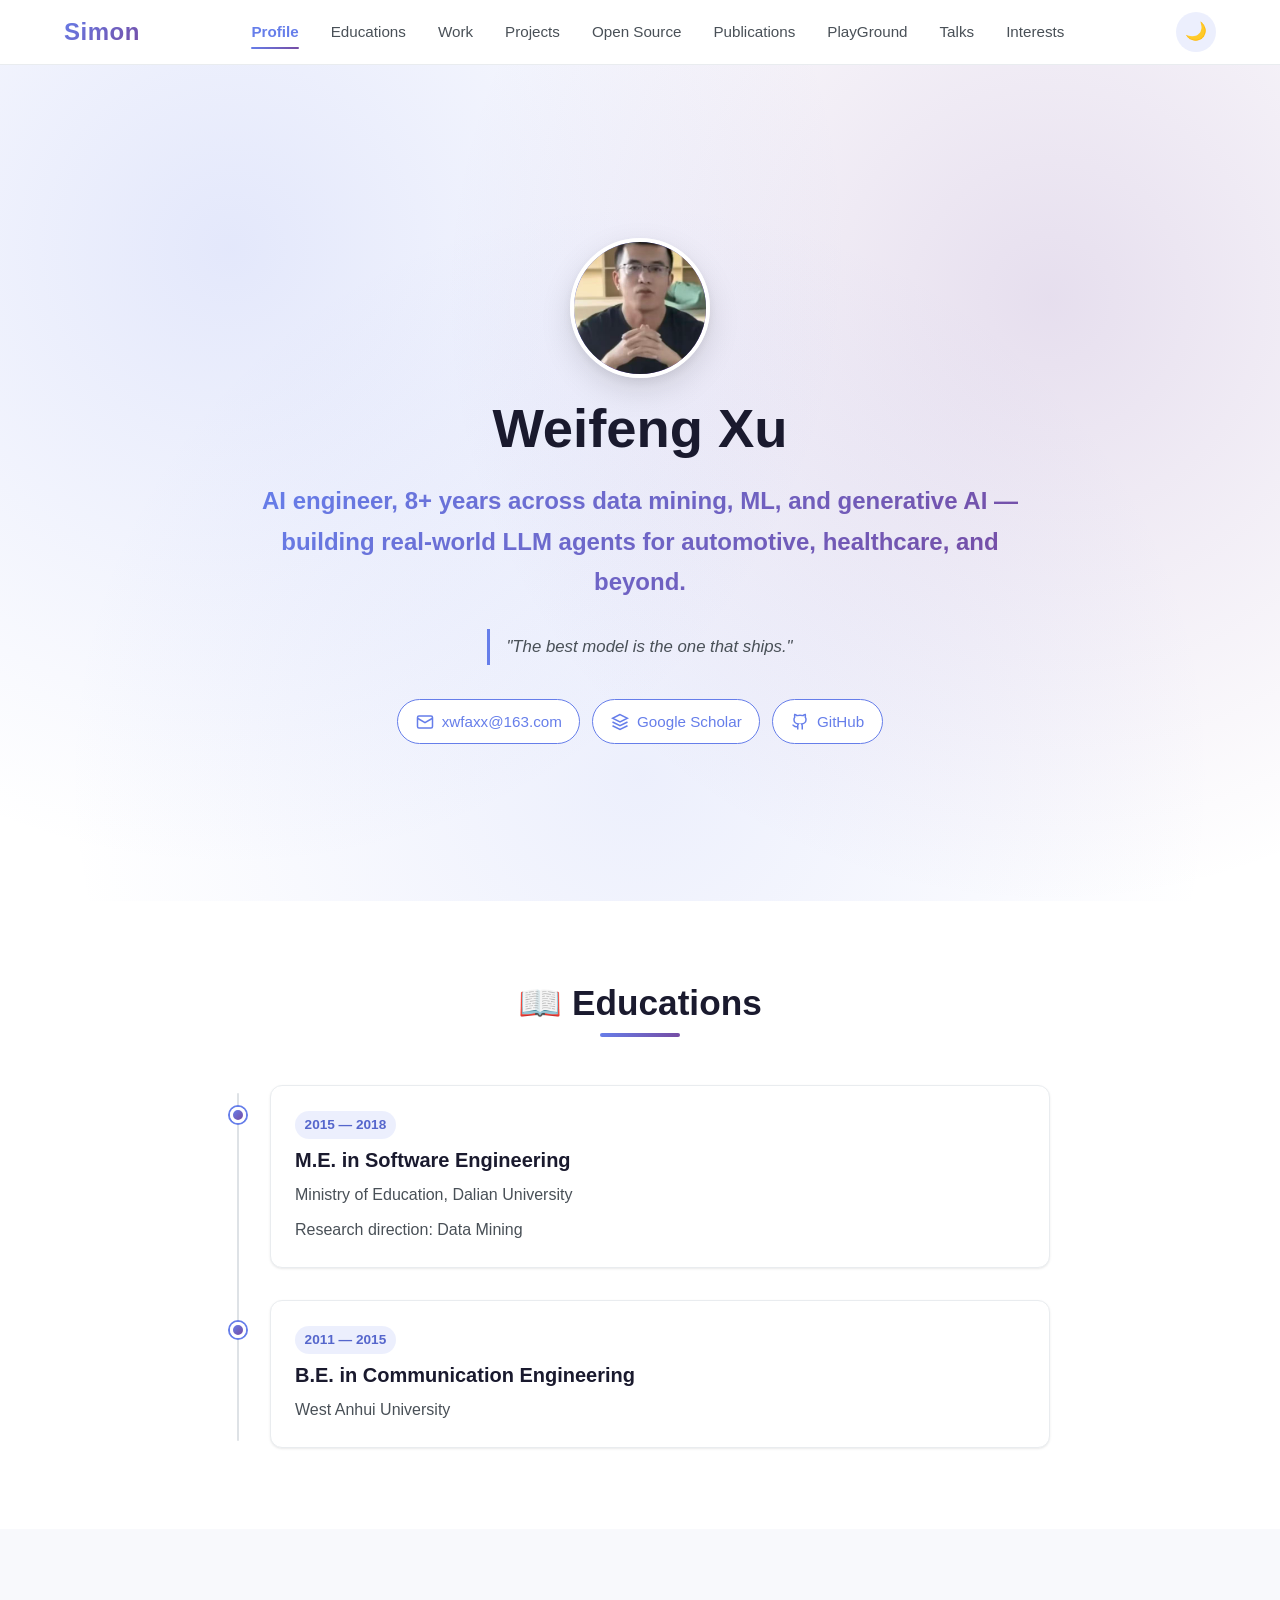
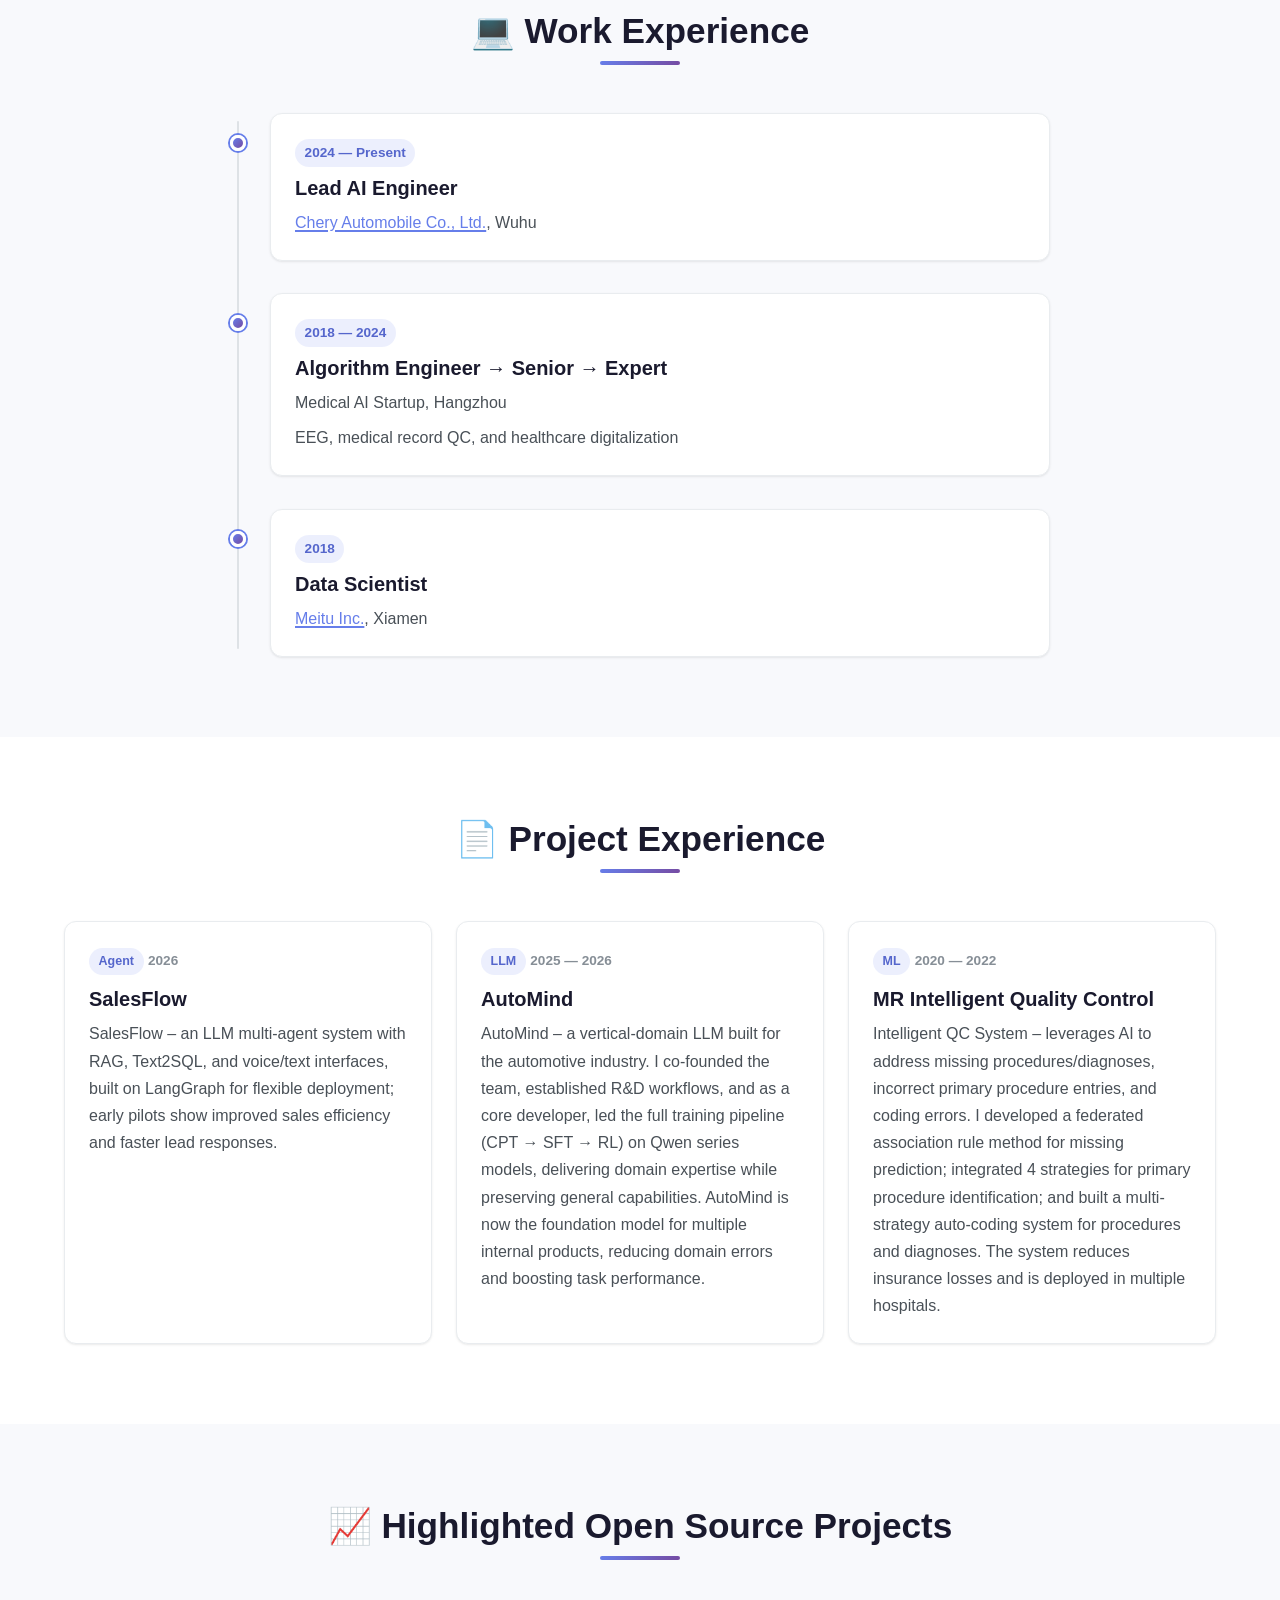
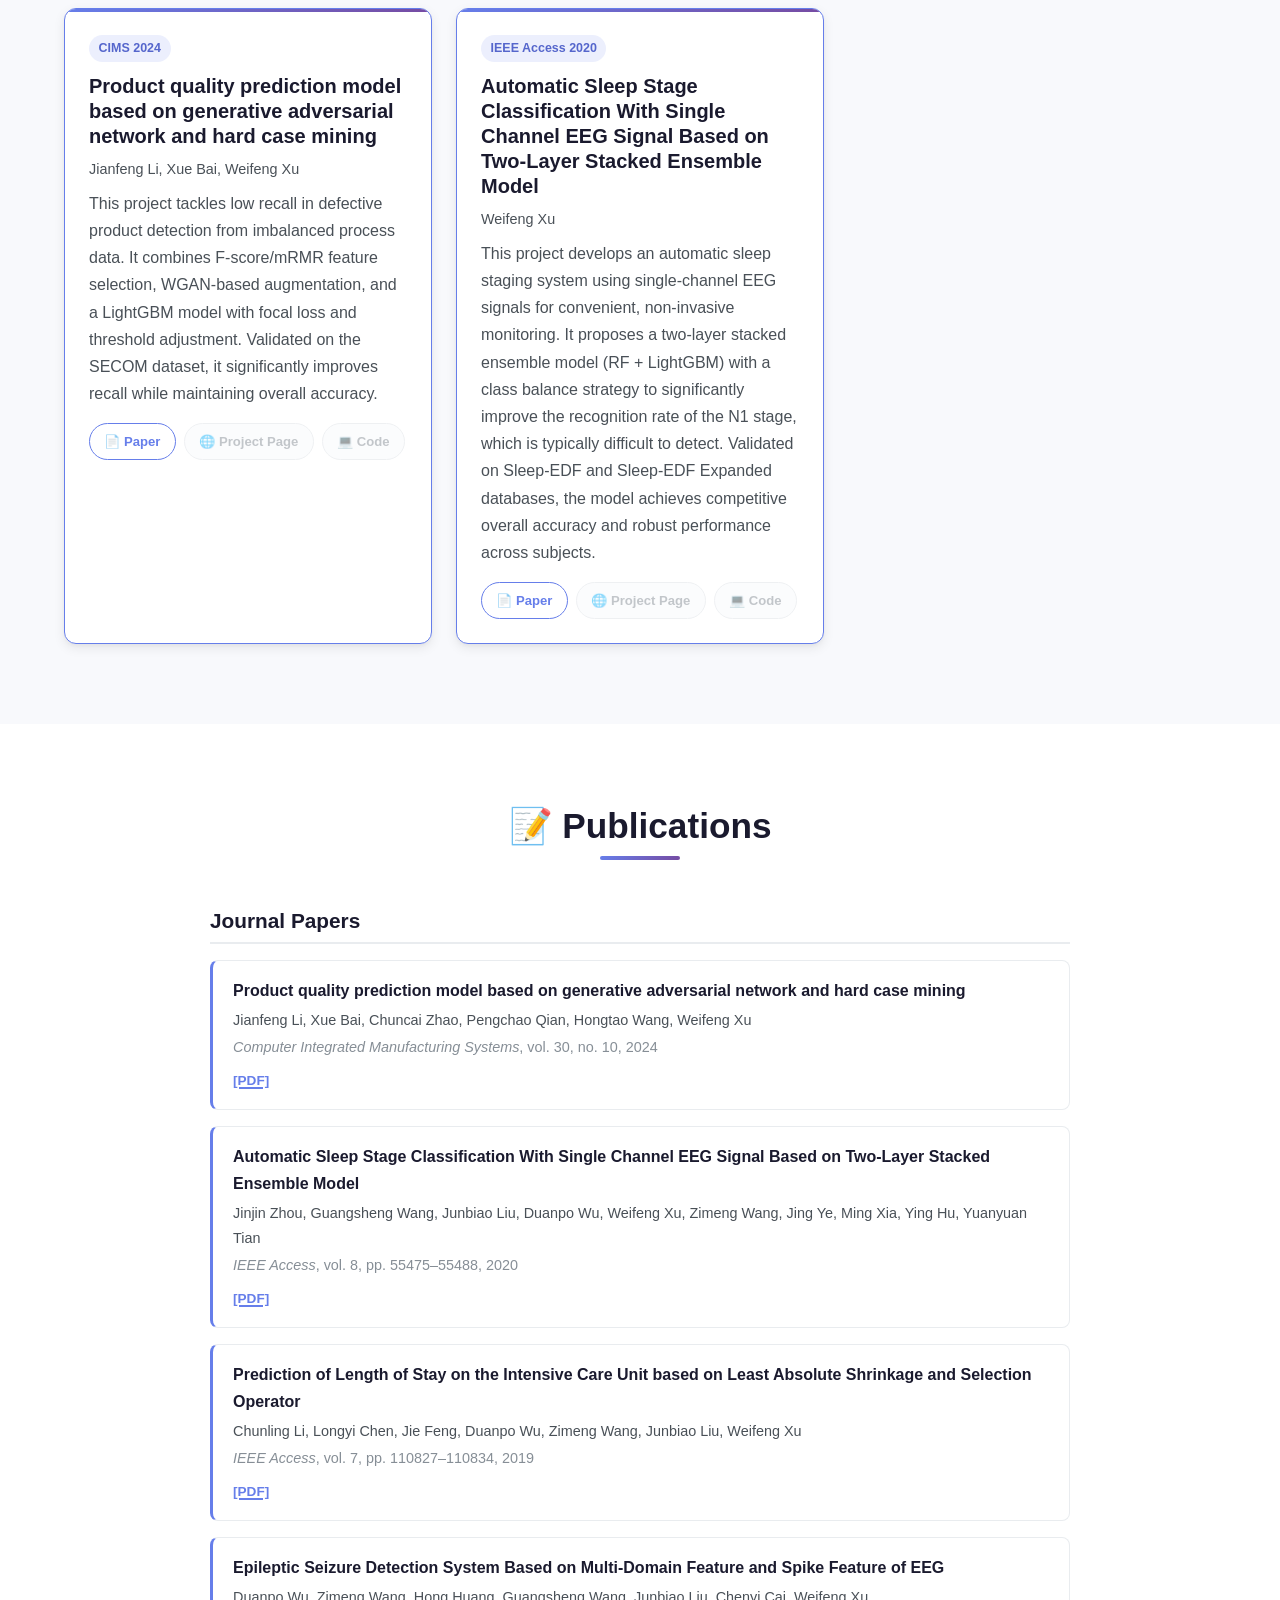
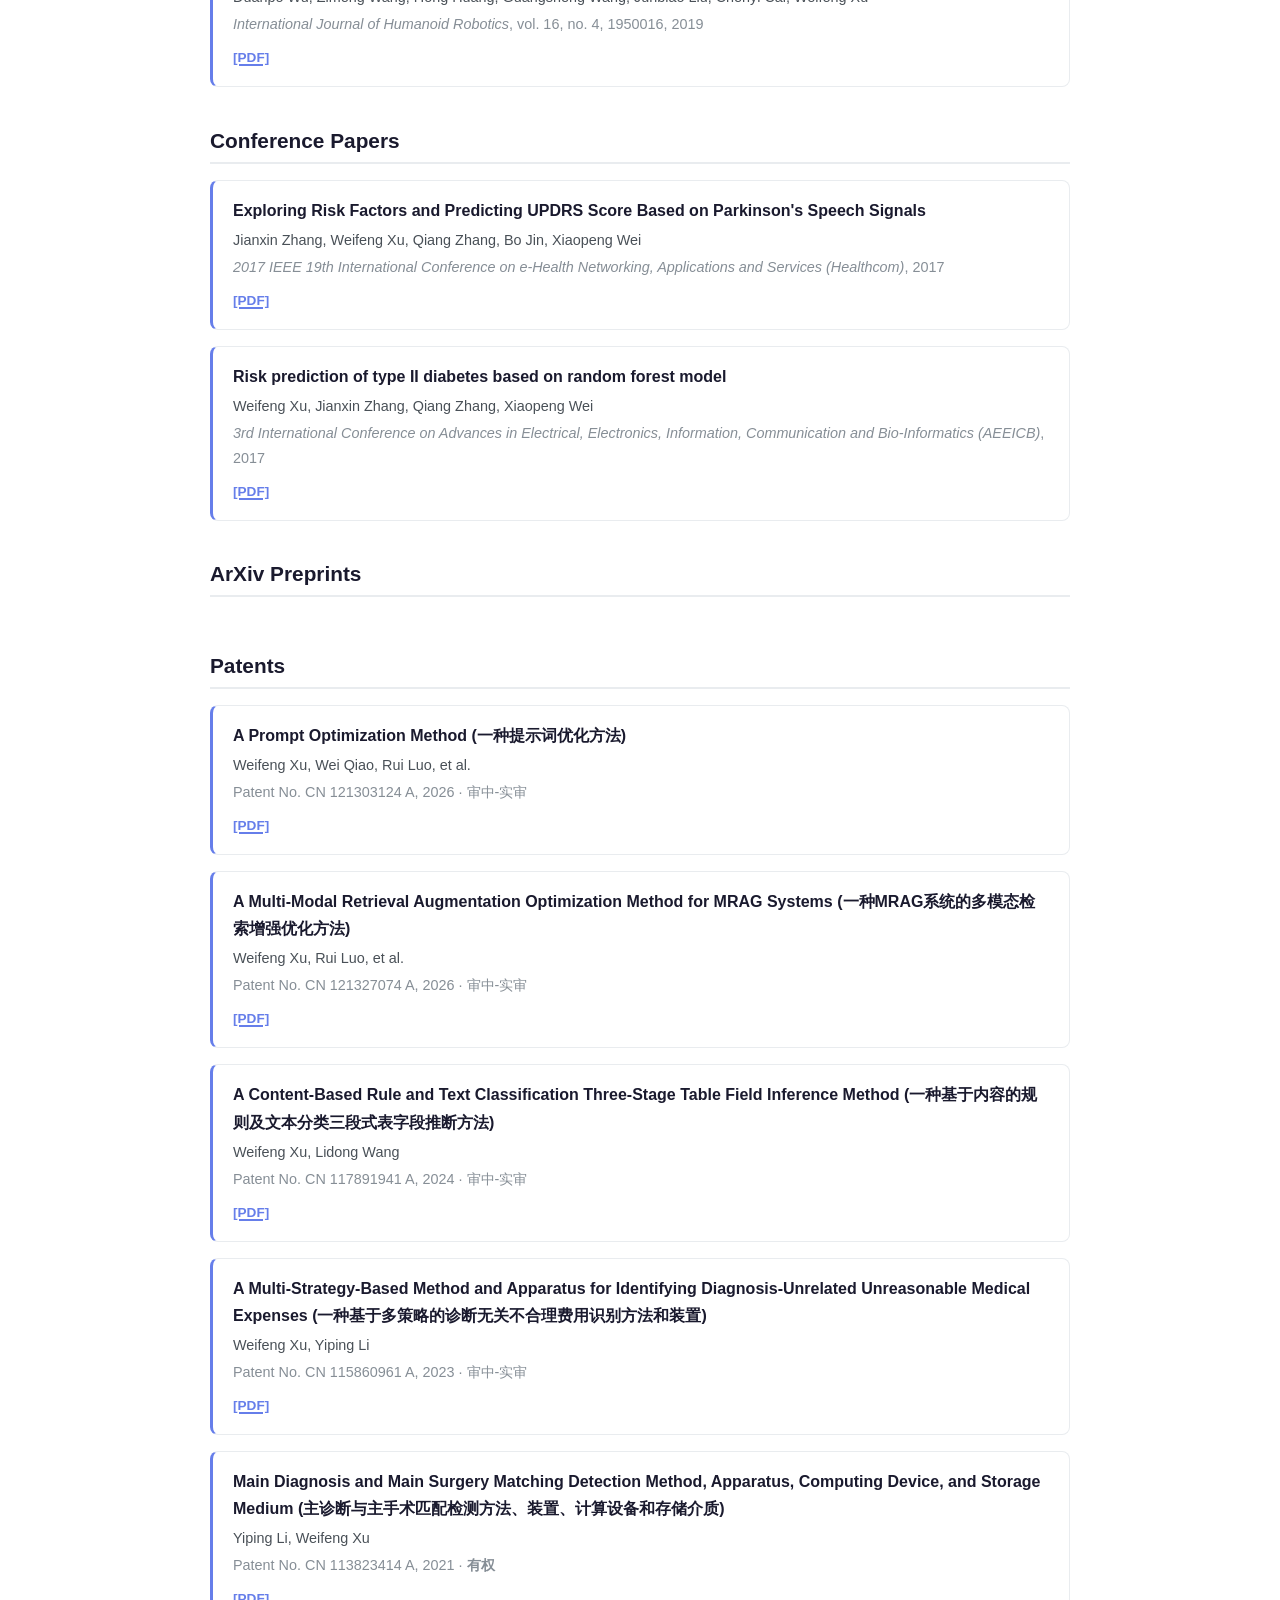
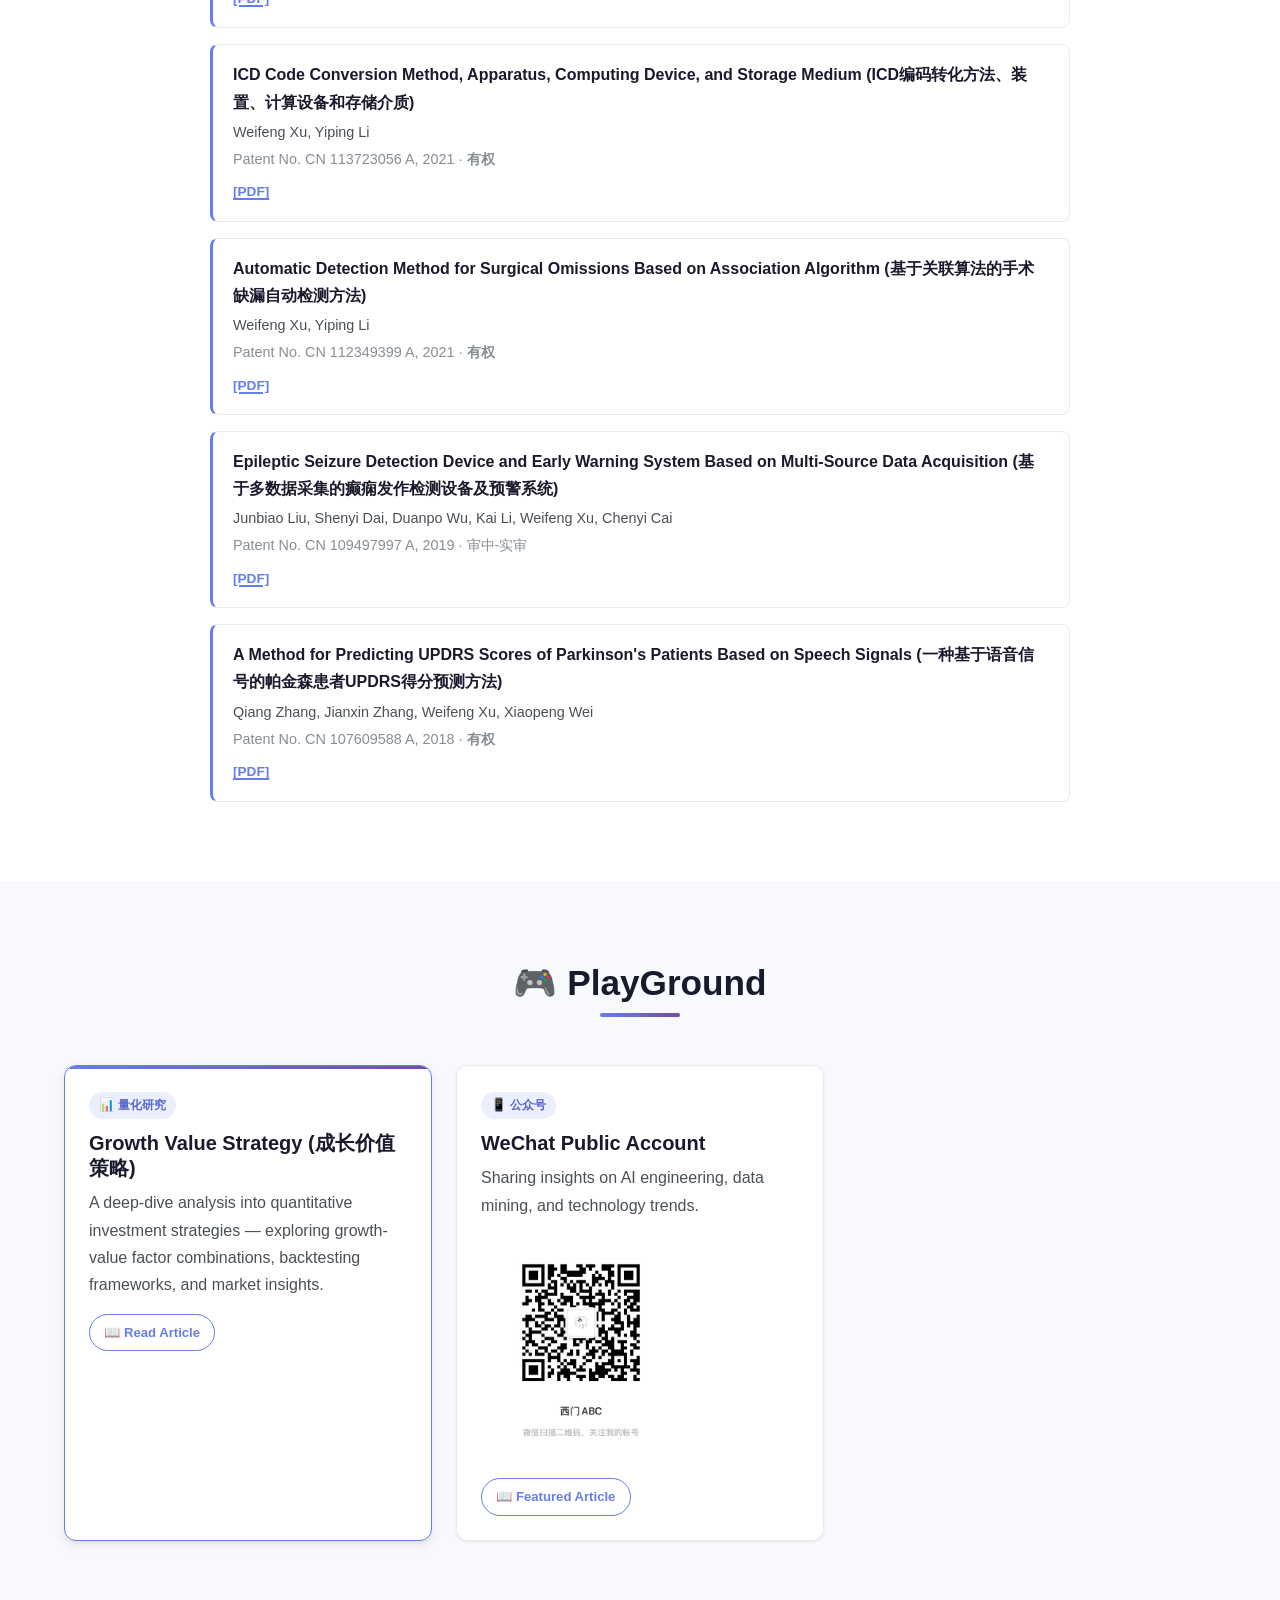
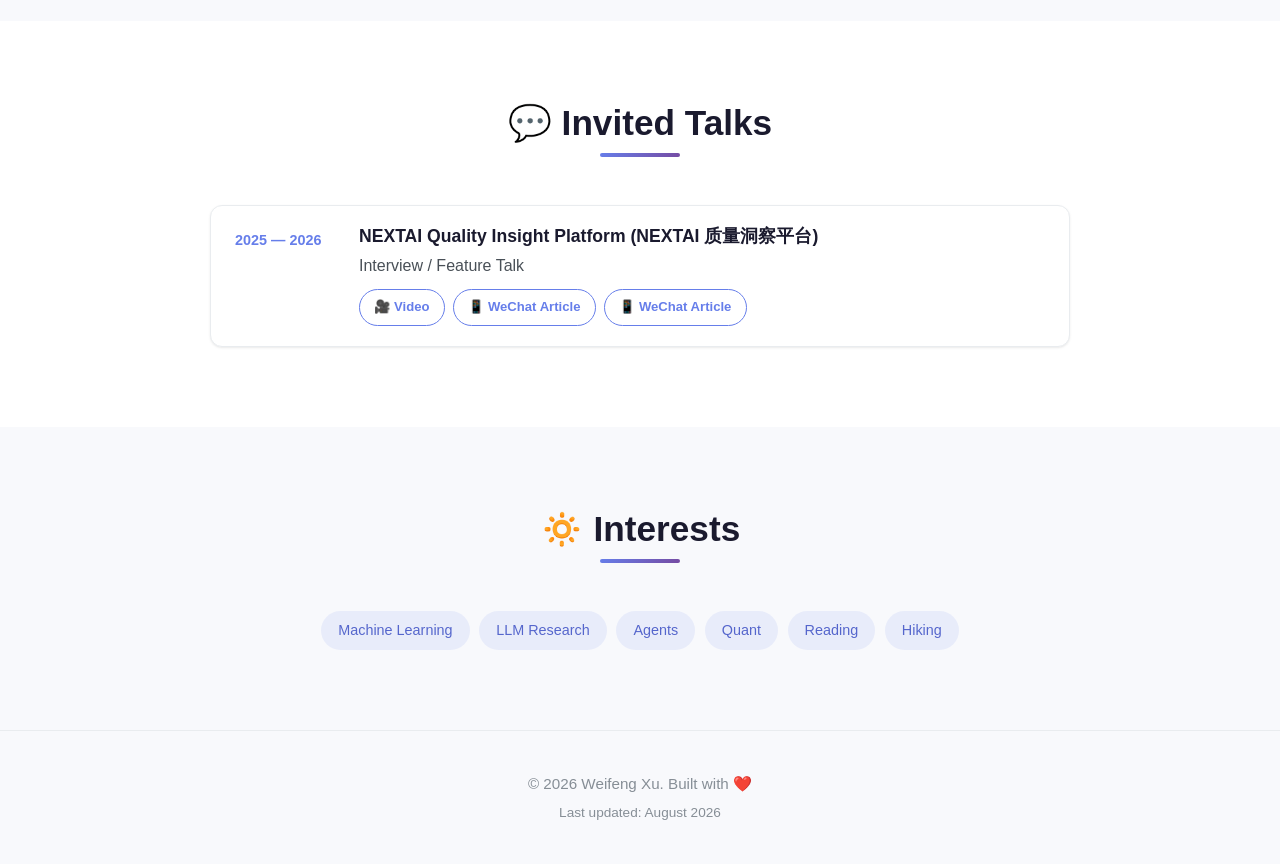
<file: index.html>
<!DOCTYPE html>
<html lang="en" data-theme="light">
<head>
  <meta charset="UTF-8">
  <meta name="viewport" content="width=device-width, initial-scale=1.0">
  <meta name="description" content="Personal academic homepage of Weifeng Xu">
  <meta name="author" content="Weifeng Xu">
  <title>Weifeng Xu — Personal Homepage</title>
  <link rel="stylesheet" href="assets/css/style.css">
</head>
<body>
  <!-- ==================== NAVIGATION ==================== -->
  <nav class="navbar" id="navbar">
    <div class="container nav-container">
      <a href="#profile" class="nav-logo gradient-text">Simon</a>
      <ul class="nav-links" id="navLinks">
        <li><a href="#profile" class="nav-link">Profile</a></li>
        <li><a href="#educations" class="nav-link">Educations</a></li>
        <li><a href="#work" class="nav-link">Work</a></li>
        <li><a href="#projects" class="nav-link">Projects</a></li>
        <li><a href="#opensource" class="nav-link">Open Source</a></li>
        <li><a href="#publications" class="nav-link">Publications</a></li>
        <li><a href="#playground" class="nav-link">PlayGround</a></li>
        <li><a href="#talks" class="nav-link">Talks</a></li>
        <li><a href="#interests" class="nav-link">Interests</a></li>
      </ul>
      <button class="theme-toggle" id="themeToggle" aria-label="Toggle dark mode">
        <span class="theme-icon">🌙</span>
      </button>
      <button class="mobile-menu-btn" id="mobileMenuBtn" aria-label="Toggle menu" aria-expanded="false">
        <span></span><span></span><span></span>
      </button>
    </div>
  </nav>

  <main>
    <!-- ==================== PROFILE / HERO ==================== -->
    <section id="profile" class="section hero-section">
      <div class="container">
        <div class="hero-content">
          <div class="hero-avatar">
            <img src="pictures/xwf.jpg" alt="Weifeng Xu">
          </div>
          <h1 class="hero-name">Weifeng Xu</h1>
          <p class="hero-title gradient-text">
            AI engineer, 8+ years across data mining, ML, and generative AI — building real-world LLM agents for automotive, healthcare, and beyond.
          </p>
          <blockquote class="hero-quote">
            "The best model is the one that ships."
          </blockquote>
          <div class="hero-contact">
            <a href="mailto:xwfaxx@163.com" class="contact-link">
              <svg width="18" height="18" viewBox="0 0 24 24" fill="none" stroke="currentColor" stroke-width="2"><rect x="2" y="4" width="20" height="16" rx="2"/><path d="m22 7-10 6L2 7"/></svg>
              xwfaxx@163.com
            </a>
            <a href="https://scholar.google.com/citations?user=KeMgT6YAAAAJ&hl=zh-CN" class="contact-link" target="_blank" rel="noopener">
              <svg width="18" height="18" viewBox="0 0 24 24" fill="none" stroke="currentColor" stroke-width="2"><path d="M12 2L2 7l10 5 10-5-10-5z"/><path d="M2 17l10 5 10-5"/><path d="M2 12l10 5 10-5"/></svg>
              Google Scholar
            </a>
            <a href="https://github.com/simon-xu-dev" class="contact-link" target="_blank" rel="noopener">
              <svg width="18" height="18" viewBox="0 0 24 24" fill="none" stroke="currentColor" stroke-width="2"><path d="M15 22v-4a4.8 4.8 0 0 0-1-3.5c3 0 6-2 6-5.5.08-1.25-.27-2.48-1-3.5.28-1.15.28-2.35 0-3.5 0 0-1 0-3 1.5-2.64-.5-5.36-.5-8 0C6 2 5 2 5 2c-.3 1.15-.3 2.35 0 3.5A5.403 5.403 0 0 0 4 9c0 3.5 3 5.5 6 5.5-.39.49-.68 1.05-.85 1.65-.17.6-.22 1.23-.15 1.85v4"/><path d="M9 18c-4.51 2-5-2-7-2"/></svg>
              GitHub
            </a>
          </div>
        </div>
      </div>
      <div class="hero-bg-gradient"></div>
    </section>

    <!-- ==================== EDUCATIONS ==================== -->
    <section id="educations" class="section">
      <div class="container">
        <h2 class="section-title">📖 Educations</h2>
        <div class="timeline">
          <div class="timeline-item reveal">
            <div class="timeline-dot"></div>
            <div class="timeline-content card">
              <span class="timeline-date">2015 — 2018</span>
              <h3>M.E. in Software Engineering</h3>
              <p>Ministry of Education, Dalian University</p>
              <p>Research direction: Data Mining</p>
            </div>
          </div>
          <div class="timeline-item reveal">
            <div class="timeline-dot"></div>
            <div class="timeline-content card">
              <span class="timeline-date">2011 — 2015</span>
              <h3>B.E. in Communication Engineering</h3>
              <p>West Anhui University</p>
            </div>
          </div>
        </div>
      </div>
    </section>

    <!-- ==================== WORK EXPERIENCE ==================== -->
    <section id="work" class="section section-alt">
      <div class="container">
        <h2 class="section-title">💻 Work Experience</h2>
        <div class="timeline">
          <div class="timeline-item reveal">
            <div class="timeline-dot"></div>
            <div class="timeline-content card">
              <span class="timeline-date">2024 — Present</span>
              <h3>Lead AI Engineer</h3>
              <p><a href="https://www.chery.cn/" target="_blank" rel="noopener">Chery Automobile Co., Ltd.</a>, Wuhu</p>
            </div>
          </div>
          <div class="timeline-item reveal">
            <div class="timeline-dot"></div>
            <div class="timeline-content card">
              <span class="timeline-date">2018 — 2024</span>
              <h3>Algorithm Engineer → Senior → Expert</h3>
              <p>Medical AI Startup, Hangzhou</p>
              <p>EEG, medical record QC, and healthcare digitalization</p>
            </div>
          </div>
          <div class="timeline-item reveal">
            <div class="timeline-dot"></div>
            <div class="timeline-content card">
              <span class="timeline-date">2018</span>
              <h3>Data Scientist</h3>
              <p><a href="https://www.meitu.com/zh" target="_blank" rel="noopener">Meitu Inc.</a>, Xiamen</p>
            </div>
          </div>
        </div>
      </div>
    </section>

    <!-- ==================== PROJECT EXPERIENCE ==================== -->
    <section id="projects" class="section">
      <div class="container">
        <h2 class="section-title">📄 Project Experience</h2>
        <div class="card-grid">
          <div class="card reveal">
            <span class="card-badge">Agent</span>
            <span class="card-date">2026</span>
            <h3>SalesFlow</h3>
            <p>SalesFlow – an LLM multi-agent system with RAG, Text2SQL, and voice/text interfaces, built on LangGraph for flexible deployment; early pilots show improved sales efficiency and faster lead responses.</p>
          </div>
          <div class="card reveal">
            <span class="card-badge">LLM</span>
            <span class="card-date">2025 — 2026</span>
            <h3>AutoMind</h3>
            <p>AutoMind – a vertical-domain LLM built for the automotive industry. I co-founded the team, established R&D workflows, and as a core developer, led the full training pipeline (CPT → SFT → RL) on Qwen series models, delivering domain expertise while preserving general capabilities. AutoMind is now the foundation model for multiple internal products, reducing domain errors and boosting task performance.</p>
          </div>
          <div class="card reveal">
            <span class="card-badge">ML</span>
            <span class="card-date">2020 — 2022</span>
            <h3>MR Intelligent Quality Control </h3>
            <p>Intelligent QC System – leverages AI to address missing procedures/diagnoses, incorrect primary procedure entries, and coding errors. I developed a federated association rule method for missing prediction; integrated 4 strategies for primary procedure identification; and built a multi-strategy auto-coding system for procedures and diagnoses. The system reduces insurance losses and is deployed in multiple hospitals.</p>
          </div>
        </div>
      </div>
    </section>

    <!-- ==================== OPEN SOURCE PROJECTS ==================== -->
    <section id="opensource" class="section section-alt">
      <div class="container">
        <h2 class="section-title">📈 Highlighted Open Source Projects</h2>
        <div class="card-grid">
          <div class="card card-featured reveal">
            <span class="card-badge">CIMS 2024</span>
            <h3>Product quality prediction model based on generative adversarial network and hard case mining</h3>
            <p class="card-authors">Jianfeng Li, Xue Bai, Weifeng Xu</p>
            <p>This project tackles low recall in defective product detection from imbalanced process data. It combines F-score/mRMR feature selection, WGAN-based augmentation, and a LightGBM model with focal loss and threshold adjustment. Validated on the SECOM dataset, it significantly improves recall while maintaining overall accuracy.</p>
            <div class="card-links">
              <a href="http://www.cims-journal.cn/EN/abstract/abstract8690.shtml" class="btn btn-sm" target="_blank" rel="noopener">📄 Paper</a>
              <span class="btn btn-sm btn-disabled">🌐 Project Page</span>
              <span class="btn btn-sm btn-disabled">💻 Code</span>
            </div>
          </div>
          <div class="card card-featured reveal">
            <span class="card-badge">IEEE Access 2020</span>
            <h3>Automatic Sleep Stage Classification With Single Channel EEG Signal Based on Two-Layer Stacked Ensemble Model</h3>
            <p class="card-authors">Weifeng Xu</p>
            <p>This project develops an automatic sleep staging system using single‑channel EEG signals for convenient, non‑invasive monitoring. It proposes a two‑layer stacked ensemble model (RF + LightGBM) with a class balance strategy to significantly improve the recognition rate of the N1 stage, which is typically difficult to detect. Validated on Sleep‑EDF and Sleep‑EDF Expanded databases, the model achieves competitive overall accuracy and robust performance across subjects.</p>
            <div class="card-links">
              <a href="https://ieeexplore.ieee.org/abstract/document/9044349" class="btn btn-sm" target="_blank" rel="noopener">📄 Paper</a>
              <span class="btn btn-sm btn-disabled">🌐 Project Page</span>
              <span class="btn btn-sm btn-disabled">💻 Code</span>
            </div>
          </div>
        </div>
      </div>
    </section>

    <!-- ==================== PUBLICATIONS ==================== -->
    <section id="publications" class="section">
      <div class="container">
        <h2 class="section-title">📝 Publications</h2>

        <div class="pub-category reveal">
          <h3 class="pub-category-title">Journal Papers</h3>
          <ul class="pub-list">
            <li class="pub-item">
              <span class="pub-title">Product quality prediction model based on generative adversarial network and hard case mining</span>
              <span class="pub-authors">Jianfeng Li, Xue Bai, Chuncai Zhao, Pengchao Qian, Hongtao Wang, Weifeng Xu</span>
              <span class="pub-venue"><em>Computer Integrated Manufacturing Systems</em>, vol. 30, no. 10, 2024</span>
              <a href="papers/product_quality_prediction_2024.pdf" class="pub-link" target="_blank" rel="noopener">[PDF]</a>
            </li>
            <li class="pub-item">
              <span class="pub-title">Automatic Sleep Stage Classification With Single Channel EEG Signal Based on Two-Layer Stacked Ensemble Model</span>
              <span class="pub-authors">Jinjin Zhou, Guangsheng Wang, Junbiao Liu, Duanpo Wu, Weifeng Xu, Zimeng Wang, Jing Ye, Ming Xia, Ying Hu, Yuanyuan Tian</span>
              <span class="pub-venue"><em>IEEE Access</em>, vol. 8, pp. 55475–55488, 2020</span>
              <a href="papers/sleep_stage_classification_2020.pdf" class="pub-link" target="_blank" rel="noopener">[PDF]</a>
            </li>
            <li class="pub-item">
              <span class="pub-title">Prediction of Length of Stay on the Intensive Care Unit based on Least Absolute Shrinkage and Selection Operator</span>
              <span class="pub-authors">Chunling Li, Longyi Chen, Jie Feng, Duanpo Wu, Zimeng Wang, Junbiao Liu, Weifeng Xu</span>
              <span class="pub-venue"><em>IEEE Access</em>, vol. 7, pp. 110827–110834, 2019</span>
              <a href="papers/icu_los_prediction_2019.pdf" class="pub-link" target="_blank" rel="noopener">[PDF]</a>
            </li>
            <li class="pub-item">
              <span class="pub-title">Epileptic Seizure Detection System Based on Multi-Domain Feature and Spike Feature of EEG</span>
              <span class="pub-authors">Duanpo Wu, Zimeng Wang, Hong Huang, Guangsheng Wang, Junbiao Liu, Chenyi Cai, Weifeng Xu</span>
              <span class="pub-venue"><em>International Journal of Humanoid Robotics</em>, vol. 16, no. 4, 1950016, 2019</span>
              <a href="papers/epileptic_seizure_detection_2019.pdf" class="pub-link" target="_blank" rel="noopener">[PDF]</a>
            </li>
          </ul>
        </div>

        <div class="pub-category reveal">
          <h3 class="pub-category-title">Conference Papers</h3>
          <ul class="pub-list">
            <li class="pub-item">
              <span class="pub-title">Exploring Risk Factors and Predicting UPDRS Score Based on Parkinson's Speech Signals</span>
              <span class="pub-authors">Jianxin Zhang, Weifeng Xu, Qiang Zhang, Bo Jin, Xiaopeng Wei</span>
              <span class="pub-venue"><em>2017 IEEE 19th International Conference on e-Health Networking, Applications and Services (Healthcom)</em>, 2017</span>
              <a href="papers/parkinsons_updrs_2017.pdf" class="pub-link" target="_blank" rel="noopener">[PDF]</a>
            </li>
            <li class="pub-item">
              <span class="pub-title">Risk prediction of type II diabetes based on random forest model</span>
              <span class="pub-authors">Weifeng Xu, Jianxin Zhang, Qiang Zhang, Xiaopeng Wei</span>
              <span class="pub-venue"><em>3rd International Conference on Advances in Electrical, Electronics, Information, Communication and Bio-Informatics (AEEICB)</em>, 2017</span>
              <a href="papers/diabetes_risk_prediction_2017.pdf" class="pub-link" target="_blank" rel="noopener">[PDF]</a>
            </li>
          </ul>
        </div>

        <div class="pub-category reveal">
          <h3 class="pub-category-title">ArXiv Preprints</h3>
          <ul class="pub-list">
            <!-- TODO: Add arXiv preprints here -->
          </ul>
        </div>

        <div class="pub-category reveal">
          <h3 class="pub-category-title">Patents</h3>
          <ul class="pub-list">
            <li class="pub-item">
              <span class="pub-title">A Prompt Optimization Method (一种提示词优化方法)</span>
              <span class="pub-authors">Weifeng Xu, Wei Qiao, Rui Luo, et al.</span>
              <span class="pub-venue">Patent No. CN 121303124 A, 2026 · 审中-实审</span>
              <a href="patents/patent_prompt_optimization.pdf" class="pub-link" target="_blank" rel="noopener">[PDF]</a>
            </li>
            <li class="pub-item">
              <span class="pub-title">A Multi-Modal Retrieval Augmentation Optimization Method for MRAG Systems (一种MRAG系统的多模态检索增强优化方法)</span>
              <span class="pub-authors">Weifeng Xu, Rui Luo, et al.</span>
              <span class="pub-venue">Patent No. CN 121327074 A, 2026 · 审中-实审</span>
              <a href="patents/patent_mrag_multimodal.pdf" class="pub-link" target="_blank" rel="noopener">[PDF]</a>
            </li>
            <li class="pub-item">
              <span class="pub-title">A Content-Based Rule and Text Classification Three-Stage Table Field Inference Method (一种基于内容的规则及文本分类三段式表字段推断方法)</span>
              <span class="pub-authors">Weifeng Xu, Lidong Wang</span>
              <span class="pub-venue">Patent No. CN 117891941 A, 2024 · 审中-实审</span>
              <a href="patents/patent_field_inference.pdf" class="pub-link" target="_blank" rel="noopener">[PDF]</a>
            </li>
            <li class="pub-item">
              <span class="pub-title">A Multi-Strategy-Based Method and Apparatus for Identifying Diagnosis-Unrelated Unreasonable Medical Expenses (一种基于多策略的诊断无关不合理费用识别方法和装置)</span>
              <span class="pub-authors">Weifeng Xu, Yiping Li</span>
              <span class="pub-venue">Patent No. CN 115860961 A, 2023 · 审中-实审</span>
              <a href="patents/patent_unreasonable_expenses.pdf" class="pub-link" target="_blank" rel="noopener">[PDF]</a>
            </li>
            <li class="pub-item">
              <span class="pub-title">Main Diagnosis and Main Surgery Matching Detection Method, Apparatus, Computing Device, and Storage Medium (主诊断与主手术匹配检测方法、装置、计算设备和存储介质)</span>
              <span class="pub-authors">Yiping Li, Weifeng Xu</span>
              <span class="pub-venue">Patent No. CN 113823414 A, 2021 · <strong>有权</strong></span>
              <a href="patents/patent_diagnosis_surgery_matching.pdf" class="pub-link" target="_blank" rel="noopener">[PDF]</a>
            </li>
            <li class="pub-item">
              <span class="pub-title">ICD Code Conversion Method, Apparatus, Computing Device, and Storage Medium (ICD编码转化方法、装置、计算设备和存储介质)</span>
              <span class="pub-authors">Weifeng Xu, Yiping Li</span>
              <span class="pub-venue">Patent No. CN 113723056 A, 2021 · <strong>有权</strong></span>
              <a href="patents/patent_icd_conversion.pdf" class="pub-link" target="_blank" rel="noopener">[PDF]</a>
            </li>
            <li class="pub-item">
              <span class="pub-title">Automatic Detection Method for Surgical Omissions Based on Association Algorithm (基于关联算法的手术缺漏自动检测方法)</span>
              <span class="pub-authors">Weifeng Xu, Yiping Li</span>
              <span class="pub-venue">Patent No. CN 112349399 A, 2021 · <strong>有权</strong></span>
              <a href="patents/patent_surgery_omission.pdf" class="pub-link" target="_blank" rel="noopener">[PDF]</a>
            </li>
            <li class="pub-item">
              <span class="pub-title">Epileptic Seizure Detection Device and Early Warning System Based on Multi-Source Data Acquisition (基于多数据采集的癫痫发作检测设备及预警系统)</span>
              <span class="pub-authors">Junbiao Liu, Shenyi Dai, Duanpo Wu, Kai Li, Weifeng Xu, Chenyi Cai</span>
              <span class="pub-venue">Patent No. CN 109497997 A, 2019 · 审中-实审</span>
              <a href="patents/patent_epilepsy_detection.pdf" class="pub-link" target="_blank" rel="noopener">[PDF]</a>
            </li>
            <li class="pub-item">
              <span class="pub-title">A Method for Predicting UPDRS Scores of Parkinson's Patients Based on Speech Signals (一种基于语音信号的帕金森患者UPDRS得分预测方法)</span>
              <span class="pub-authors">Qiang Zhang, Jianxin Zhang, Weifeng Xu, Xiaopeng Wei</span>
              <span class="pub-venue">Patent No. CN 107609588 A, 2018 · <strong>有权</strong></span>
              <a href="patents/patent_updrs_prediction.pdf" class="pub-link" target="_blank" rel="noopener">[PDF]</a>
            </li>
          </ul>
        </div>
      </div>
    </section>

    <!-- ==================== PLAYGROUND ==================== -->
    <section id="playground" class="section section-alt">
      <div class="container">
        <h2 class="section-title">🎮 PlayGround</h2>
        <div class="card-grid">
          <div class="card card-featured reveal">
            <span class="card-badge">📊 量化研究</span>
            <h3>Growth Value Strategy (成长价值策略)</h3>
            <p>A deep-dive analysis into quantitative investment strategies — exploring growth-value factor combinations, backtesting frameworks, and market insights.</p>
            <div class="card-links">
              <a href="playground/growth_value_strategy_article.html" class="btn btn-sm" target="_blank" rel="noopener">📖 Read Article</a>
            </div>
          </div>
          <div class="card reveal">
            <span class="card-badge">📱 公众号</span>
            <h3>WeChat Public Account</h3>
            <p>Sharing insights on AI engineering, data mining, and technology trends.</p>
            <div style="text-align: center; margin: 0.75rem 0;">
              <img src="pictures/wechat.jpg" alt="WeChat Public Account QR Code" style="width: 100%; max-width: 200px; border-radius: 8px;">
            </div>
            <div class="card-links">
              <a href="https://mp.weixin.qq.com/s/DWCMC82h7d0m-j-fPa0q-g" class="btn btn-sm" target="_blank" rel="noopener">📖 Featured Article</a>
            </div>
          </div>
        </div>
      </div>
    </section>

    <!-- ==================== INVITED TALKS ==================== -->
    <section id="talks" class="section">
      <div class="container">
        <h2 class="section-title">💬 Invited Talks</h2>
        <div class="talks-list">
          <div class="talk-item reveal">
            <span class="talk-date">2025 — 2026</span>
            <div class="talk-info">
              <h3>NEXTAI Quality Insight Platform (NEXTAI 质量洞察平台)</h3>
              <p>Interview / Feature Talk</p>
              <div class="talk-links">
                <a href="videos/nextai_quality_insight.mp4" class="btn btn-sm" target="_blank" rel="noopener">🎥 Video</a>
                <a href="https://mp.weixin.qq.com/s/iSFfa3IpWf_H0aaUuA9iFw" class="btn btn-sm" target="_blank" rel="noopener">📱 WeChat Article</a>
                <a href="https://mp.weixin.qq.com/s/XR-hEgapDKU_XCG2uSAKmA" class="btn btn-sm" target="_blank" rel="noopener">📱 WeChat Article</a>
              </div>
            </div>
          </div>
        </div>
      </div>
    </section>

    <!-- ==================== INTERESTS ==================== -->
    <section id="interests" class="section section-alt">
      <div class="container">
        <h2 class="section-title">🔅 Interests</h2>
        <div class="tag-cloud reveal">
          <!-- TODO: Replace with your interests. Add or remove <span class="tag"> elements. -->
          <span class="tag">Machine Learning</span>
          <span class="tag">LLM Research</span>
          <span class="tag">Agents</span>
          <span class="tag">Quant</span>
          <span class="tag">Reading</span>
          <span class="tag">Hiking</span>

        </div>
      </div>
    </section>
  </main>

  <!-- ==================== FOOTER ==================== -->
  <footer class="footer">
    <div class="container">
      <p>&copy; 2026 Weifeng Xu. Built with ❤️</p>
      <p class="footer-credit">
        Last updated: August 2026
      </p>
    </div>
  </footer>

  <script src="assets/js/main.js"></script>
</body>
</html>
</file>
<file: assets/css/style.css>
/* ==========================================================================
   Personal Academic Homepage — style.css
   Light/Dark theming · responsive layout · reveal animations
   ========================================================================= */

/* --------------------------------------------------------------------------
   1. CSS CUSTOM PROPERTIES — LIGHT THEME (:root)
   -------------------------------------------------------------------------- */
:root {
  /* Backgrounds */
  --bg-primary: #ffffff;
  --bg-secondary: #f8f9fc;
  --bg-card: #ffffff;
  --section-alt-bg: #f8f9fc;

  /* Text */
  --text-primary: #1a1a2e;
  --text-secondary: #495057;
  --text-muted: #868e96;

  /* Accent */
  --accent-1: #667eea;
  --accent-2: #764ba2;
  --accent-gradient: linear-gradient(135deg, var(--accent-1), var(--accent-2));

  /* Borders */
  --border: #dee2e6;
  --border-light: #e9ecef;

  /* Shadows */
  --shadow-sm: 0 1px 3px rgba(0, 0, 0, 0.06), 0 1px 2px rgba(0, 0, 0, 0.04);
  --shadow-md: 0 4px 12px rgba(0, 0, 0, 0.08), 0 2px 4px rgba(0, 0, 0, 0.04);
  --shadow-lg: 0 12px 32px rgba(0, 0, 0, 0.12), 0 4px 8px rgba(0, 0, 0, 0.06);

  /* Navigation (glass morphism) */
  --nav-bg: rgba(255, 255, 255, 0.82);
  --nav-blur: blur(12px);

  /* Hero radial gradient background */
  --hero-gradient:
    radial-gradient(circle at 18% 22%, rgba(102, 126, 234, 0.18), transparent 50%),
    radial-gradient(circle at 82% 28%, rgba(118, 75, 162, 0.18), transparent 50%),
    radial-gradient(circle at 50% 85%, rgba(102, 126, 234, 0.12), transparent 60%);

  /* Badges / tags / timeline / code / footer */
  --badge-bg: rgba(102, 126, 234, 0.12);
  --badge-text: #5566cc;
  --timeline-line: #dee2e6;
  --tag-bg: rgba(102, 126, 234, 0.10);
  --tag-text: #5566cc;
  --code-bg: #f1f3f9;
  --footer-bg: #f8f9fc;

  /* Layout */
  --max-width: 1200px;
  --nav-height: 64px;
  --radius-sm: 8px;
  --radius-md: 12px;
  --radius-lg: 20px;
  --transition: 0.3s cubic-bezier(0.4, 0, 0.2, 1);
}

/* --------------------------------------------------------------------------
   1b. CSS CUSTOM PROPERTIES — DARK THEME
   -------------------------------------------------------------------------- */
[data-theme="dark"] {
  --bg-primary: #0f0f23;
  --bg-secondary: #13132f;
  --bg-card: #1a1a3e;
  --section-alt-bg: #13132f;

  --text-primary: #e0e0e0;
  --text-secondary: #a8a8c0;
  --text-muted: #6c6c8a;

  --border: #2a2a4a;
  --border-light: #222244;

  --shadow-sm: 0 1px 3px rgba(0, 0, 0, 0.40), 0 1px 2px rgba(0, 0, 0, 0.30);
  --shadow-md: 0 4px 12px rgba(0, 0, 0, 0.50), 0 2px 4px rgba(0, 0, 0, 0.35);
  --shadow-lg: 0 12px 32px rgba(0, 0, 0, 0.60), 0 4px 8px rgba(0, 0, 0, 0.40);

  --nav-bg: rgba(15, 15, 35, 0.82);

  --hero-gradient:
    radial-gradient(circle at 18% 22%, rgba(102, 126, 234, 0.28), transparent 50%),
    radial-gradient(circle at 82% 28%, rgba(118, 75, 162, 0.26), transparent 50%),
    radial-gradient(circle at 50% 85%, rgba(102, 126, 234, 0.18), transparent 60%);

  --badge-bg: rgba(102, 126, 234, 0.15);
  --badge-text: #8899ee;
  --timeline-line: #2a2a4a;
  --tag-bg: rgba(102, 126, 234, 0.15);
  --tag-text: #8899ee;
  --code-bg: #1e1e3a;
  --footer-bg: #13132f;
}

/* --------------------------------------------------------------------------
   2. RESET & BASE STYLES
   -------------------------------------------------------------------------- */
*,
*::before,
*::after {
  margin: 0;
  padding: 0;
  box-sizing: border-box;
}

html {
  scroll-behavior: smooth;
  scroll-padding-top: calc(var(--nav-height) + 1rem);
  -webkit-text-size-adjust: 100%;
}

body {
  font-family: -apple-system, BlinkMacSystemFont, "Segoe UI", Roboto, "Helvetica Neue",
    "PingFang SC", "Hiragino Sans GB", "Microsoft YaHei", Arial, sans-serif;
  background-color: var(--bg-primary);
  color: var(--text-primary);
  line-height: 1.7;
  font-size: 16px;
  -webkit-font-smoothing: antialiased;
  -moz-osx-font-smoothing: grayscale;
  transition: background-color var(--transition), color var(--transition);
  overflow-x: hidden;
}

h1, h2, h3, h4 {
  line-height: 1.25;
  font-weight: 700;
  color: var(--text-primary);
}

p {
  color: var(--text-secondary);
}

a {
  color: var(--accent-1);
  text-decoration: none;
  transition: color var(--transition);
}

a:hover {
  color: var(--accent-2);
}

p a {
  text-decoration: underline;
  text-underline-offset: 2px;
  text-decoration-color: var(--accent-1);
  text-decoration-thickness: 1.5px;
}

ul {
  list-style: none;
}

img {
  max-width: 100%;
  display: block;
}

button {
  font-family: inherit;
  cursor: pointer;
  border: none;
  background: none;
  color: inherit;
}

svg {
  flex-shrink: 0;
}

:focus-visible {
  outline: 2px solid var(--accent-1);
  outline-offset: 2px;
  border-radius: 4px;
}

/* --------------------------------------------------------------------------
   3. UTILITY CLASSES
   -------------------------------------------------------------------------- */
.container {
  width: 100%;
  max-width: var(--max-width);
  margin: 0 auto;
  padding: 0 1.5rem;
}

.gradient-text {
  background: var(--accent-gradient);
  -webkit-background-clip: text;
  background-clip: text;
  -webkit-text-fill-color: transparent;
  color: var(--accent-1); /* fallback */
}

.section {
  padding: 5rem 0;
  background-color: var(--bg-primary);
  transition: background-color var(--transition);
}

.section-alt {
  background-color: var(--section-alt-bg);
}

.section-title {
  font-size: clamp(1.6rem, 4vw, 2.2rem);
  text-align: center;
  margin-bottom: 3rem;
  position: relative;
  padding-bottom: 0.75rem;
}

/* Gradient underline bar beneath section titles */
.section-title::after {
  content: "";
  position: absolute;
  left: 50%;
  bottom: 0;
  width: 80px;
  height: 4px;
  transform: translateX(-50%);
  background: var(--accent-gradient);
  border-radius: 2px;
}

/* --------------------------------------------------------------------------
   4. NAVIGATION
   -------------------------------------------------------------------------- */
.navbar {
  position: sticky;
  top: 0;
  z-index: 1000;
  background-color: var(--nav-bg);
  backdrop-filter: var(--nav-blur);
  -webkit-backdrop-filter: var(--nav-blur);
  border-bottom: 1px solid var(--border-light);
  transition: background-color var(--transition), border-color var(--transition),
    box-shadow var(--transition);
}

.navbar.scrolled {
  box-shadow: var(--shadow-sm);
}

.nav-container {
  display: flex;
  align-items: center;
  gap: 1.25rem;
  min-height: var(--nav-height);
}

.nav-logo {
  font-size: 1.5rem;
  font-weight: 800;
  letter-spacing: 0.5px;
  flex-shrink: 0;
}

.nav-links {
  display: flex;
  gap: 0.5rem;
  margin: 0 auto; /* center the links between logo and toggle */
  flex-wrap: wrap;
  justify-content: center;
}

.nav-link {
  display: inline-block;
  padding: 0.4rem 0.75rem;
  font-size: 0.95rem;
  font-weight: 500;
  color: var(--text-secondary);
  border-radius: var(--radius-sm);
  position: relative;
  transition: color var(--transition), background-color var(--transition);
}

.nav-link:hover {
  color: var(--text-primary);
  background-color: var(--badge-bg);
}

.nav-link.active {
  color: var(--accent-1);
  font-weight: 600;
}

.nav-link.active::after {
  content: "";
  position: absolute;
  left: 0.75rem;
  right: 0.75rem;
  bottom: 0.15rem;
  height: 2px;
  background: var(--accent-gradient);
  border-radius: 1px;
}

.theme-toggle {
  display: inline-flex;
  align-items: center;
  justify-content: center;
  width: 40px;
  height: 40px;
  border-radius: 50%;
  background-color: var(--badge-bg);
  font-size: 1.1rem;
  transition: background-color var(--transition), transform var(--transition);
  flex-shrink: 0;
}

.theme-toggle:hover {
  transform: rotate(20deg);
  background-color: var(--accent-1);
}

.theme-toggle:hover .theme-icon {
  filter: brightness(0) invert(1);
}

.theme-icon {
  display: inline-block;
  line-height: 1;
}

/* Hamburger button (hidden on desktop) */
.mobile-menu-btn {
  display: none;
  flex-direction: column;
  justify-content: center;
  gap: 5px;
  width: 40px;
  height: 40px;
  border-radius: var(--radius-sm);
  padding: 0 9px;
  flex-shrink: 0;
}

.mobile-menu-btn span {
  display: block;
  width: 100%;
  height: 2px;
  background-color: var(--text-primary);
  border-radius: 1px;
  transition: transform var(--transition), opacity var(--transition);
}

/* --------------------------------------------------------------------------
   5. HERO SECTION
   -------------------------------------------------------------------------- */
.hero-section {
  position: relative;
  min-height: calc(100vh - var(--nav-height));
  display: flex;
  align-items: center;
  padding: 6rem 0 5rem;
  overflow: hidden;
}

.hero-bg-gradient {
  position: absolute;
  inset: 0;
  background-image: var(--hero-gradient);
  z-index: 0;
  pointer-events: none;
}

.hero-content {
  position: relative;
  z-index: 1;
  text-align: center;
  max-width: 760px;
  margin: 0 auto;
  display: flex;
  flex-direction: column;
  align-items: center;
  gap: 1.1rem;
}

.hero-avatar {
  width: 140px;
  height: 140px;
  border-radius: 50%;
  overflow: hidden;
  box-shadow: var(--shadow-lg);
  border: 4px solid var(--bg-card);
  background: var(--accent-gradient);
  display: flex;
  align-items: center;
  justify-content: center;
}

.hero-avatar img {
  width: 100%;
  height: 100%;
  object-fit: cover;
}

.avatar-placeholder {
  width: 100%;
  height: 100%;
  display: flex;
  align-items: center;
  justify-content: center;
  background: var(--accent-gradient);
  color: #fff;
  font-size: 3rem;
  font-weight: 800;
  letter-spacing: 1px;
}

.hero-name {
  font-size: clamp(2.2rem, 6vw, 3.4rem);
  margin: 0;
}

.hero-title {
  font-size: clamp(1.1rem, 3vw, 1.5rem);
  font-weight: 600;
  margin: 0;
}

.hero-quote {
  font-size: 1.05rem;
  font-style: italic;
  color: var(--text-secondary);
  border-left: 3px solid var(--accent-1);
  padding: 0.25rem 0 0.25rem 1rem;
  max-width: 600px;
  margin: 0.5rem 0;
}

.hero-bio {
  font-size: 1.05rem;
  color: var(--text-secondary);
  max-width: 640px;
  margin: 0;
}

.hero-contact {
  display: flex;
  flex-wrap: wrap;
  justify-content: center;
  gap: 0.75rem;
  margin-top: 0.5rem;
}

.contact-link {
  display: inline-flex;
  align-items: center;
  gap: 0.5rem;
  padding: 0.55rem 1.1rem;
  border: 1px solid var(--accent-1);
  border-radius: 999px;
  color: var(--accent-1);
  font-size: 0.95rem;
  font-weight: 500;
  background-color: var(--bg-card);
  transition: color var(--transition), border-color var(--transition),
    box-shadow var(--transition), transform var(--transition);
}

.contact-link:hover {
  color: var(--accent-1);
  border-color: var(--accent-1);
  box-shadow: var(--shadow-sm);
  transform: translateY(-2px);
}

/* --------------------------------------------------------------------------
   6. TIMELINE
   -------------------------------------------------------------------------- */
.timeline {
  position: relative;
  max-width: 820px;
  margin: 0 auto;
  padding-left: 2.5rem;
}

/* Vertical line */
.timeline::before {
  content: "";
  position: absolute;
  left: 7px;
  top: 8px;
  bottom: 8px;
  width: 2px;
  background: var(--timeline-line);
  border-radius: 1px;
}

.timeline-item {
  position: relative;
  margin-bottom: 2rem;
}

.timeline-item:last-child {
  margin-bottom: 0;
}

.timeline-dot {
  position: absolute;
  left: -2.5rem;
  top: 1.4rem;
  width: 16px;
  height: 16px;
  border-radius: 50%;
  background: var(--accent-gradient);
  border: 3px solid var(--bg-primary);
  box-shadow: 0 0 0 2px var(--accent-1);
  z-index: 1;
}

.timeline-content {
  padding: 1.5rem;
}

.timeline-content h3 {
  font-size: 1.2rem;
  margin-bottom: 0.25rem;
}

.timeline-content p {
  color: var(--text-secondary);
  margin: 0;
}

.timeline-date {
  display: inline-block;
  font-size: 0.85rem;
  font-weight: 600;
  color: var(--badge-text);
  background: var(--badge-bg);
  padding: 0.15rem 0.6rem;
  border-radius: 999px;
  margin-bottom: 0.6rem;
}

/* --------------------------------------------------------------------------
   7. CARDS
   -------------------------------------------------------------------------- */
.card-grid {
  display: grid;
  grid-template-columns: repeat(auto-fill, minmax(300px, 1fr));
  gap: 1.5rem;
}

.card {
  position: relative;
  background-color: var(--bg-card);
  border: 1px solid var(--border-light);
  border-radius: var(--radius-md);
  padding: 1.5rem;
  box-shadow: var(--shadow-sm);
  transition: transform var(--transition), box-shadow var(--transition),
    border-color var(--transition);
  overflow: hidden;
}

/* Gradient top border — hidden by default, revealed on hover */
.card::before {
  content: "";
  position: absolute;
  top: 0;
  left: 0;
  right: 0;
  height: 3px;
  background: var(--accent-gradient);
  transform: scaleX(0);
  transform-origin: left center;
  transition: transform var(--transition);
}

.card:hover {
  transform: translateY(-4px);
  box-shadow: var(--shadow-lg);
  border-color: var(--accent-1);
}

.card:hover::before {
  transform: scaleX(1);
}

.card h3 {
  font-size: 1.25rem;
  margin-bottom: 0.5rem;
}

.card p {
  color: var(--text-secondary);
  margin-bottom: 0.5rem;
}

.card p:last-of-type {
  margin-bottom: 0;
}

.card-badge {
  display: inline-block;
  font-size: 0.78rem;
  font-weight: 600;
  color: var(--badge-text);
  background: var(--badge-bg);
  padding: 0.2rem 0.6rem;
  border-radius: 999px;
  margin-bottom: 0.75rem;
}

/* Conference badge — red gradient */
.badge-conf {
  color: #fff;
  background: linear-gradient(135deg, rgba(255, 107, 107, 0.95), rgba(255, 90, 90, 0.95));
}

.card-date,
.card-role {
  display: inline-block;
  font-size: 0.85rem;
  font-weight: 600;
  color: var(--text-muted);
  margin-bottom: 0.6rem;
}

.card-role {
  color: var(--badge-text);
}

.card-funding {
  font-size: 0.9rem;
  font-style: italic;
  color: var(--text-muted);
  margin-bottom: 0.6rem;
}

.card-authors {
  font-size: 0.9rem;
  color: var(--text-muted);
  margin-bottom: 0.75rem;
}

.card-links {
  display: flex;
  flex-wrap: wrap;
  gap: 0.5rem;
  margin-top: 1rem;
}

/* Featured cards always show the gradient top bar */
.card-featured {
  border-color: var(--accent-1);
  box-shadow: var(--shadow-md);
}

.card-featured::before {
  transform: scaleX(1);
}

/* --------------------------------------------------------------------------
   8. BUTTONS
   -------------------------------------------------------------------------- */
.btn {
  display: inline-flex;
  align-items: center;
  gap: 0.35rem;
  padding: 0.6rem 1.2rem;
  font-size: 0.95rem;
  font-weight: 600;
  color: var(--accent-1);
  background: var(--bg-card);
  border: 1px solid var(--accent-1);
  border-radius: 999px;
  transition: color var(--transition), background var(--transition),
    border-color var(--transition), transform var(--transition);
}

.btn:hover {
  color: #fff;
  background: var(--accent-gradient);
  border-color: transparent;
  transform: translateY(-2px);
}

.btn-sm {
  padding: 0.4rem 0.9rem;
  font-size: 0.82rem;
}

.btn-disabled {
  color: var(--text-muted);
  background: var(--bg-secondary);
  border-color: var(--border);
  opacity: 0.5;
  cursor: not-allowed;
  pointer-events: none;
}

/* --------------------------------------------------------------------------
   9. PUBLICATIONS
   -------------------------------------------------------------------------- */
.pub-category {
  max-width: 860px;
  margin: 0 auto 2.5rem;
}

.pub-category:last-child {
  margin-bottom: 0;
}

.pub-category-title {
  font-size: 1.3rem;
  margin-bottom: 1rem;
  padding-bottom: 0.5rem;
  border-bottom: 2px solid var(--border-light);
}

.pub-list {
  display: flex;
  flex-direction: column;
  gap: 1rem;
}

.pub-item {
  background-color: var(--bg-card);
  border: 1px solid var(--border-light);
  border-left: 3px solid var(--accent-1);
  border-radius: var(--radius-sm);
  padding: 1rem 1.25rem;
  transition: box-shadow var(--transition), transform var(--transition),
    border-color var(--transition);
}

.pub-item:hover {
  box-shadow: var(--shadow-md);
  transform: translateX(4px);
  border-left-color: var(--accent-2);
}

.pub-item > span {
  display: block;
}

.pub-title {
  font-weight: 600;
  color: var(--text-primary);
  margin-bottom: 0.25rem;
}

.pub-authors {
  font-size: 0.9rem;
  color: var(--text-secondary);
  margin-bottom: 0.15rem;
}

.pub-venue {
  font-size: 0.9rem;
  color: var(--text-muted);
  margin-bottom: 0.4rem;
}

.pub-link {
  display: inline-block;
  font-size: 0.85rem;
  font-weight: 600;
  text-decoration: underline;
  text-underline-offset: 2px;
  text-decoration-thickness: 1.5px;
}

.pub-link:hover {
  color: var(--accent-2);
}

/* --------------------------------------------------------------------------
   10. TALKS
   -------------------------------------------------------------------------- */
.talks-list {
  max-width: 860px;
  margin: 0 auto;
  display: flex;
  flex-direction: column;
  gap: 1rem;
}

.talk-item {
  display: flex;
  align-items: flex-start;
  gap: 1.5rem;
  background-color: var(--bg-card);
  border: 1px solid var(--border-light);
  border-radius: var(--radius-md);
  padding: 1.25rem 1.5rem;
  box-shadow: var(--shadow-sm);
  transition: box-shadow var(--transition), transform var(--transition),
    border-color var(--transition);
}

.talk-item:hover {
  box-shadow: var(--shadow-md);
  transform: translateY(-2px);
  border-color: var(--accent-1);
}

.talk-date {
  flex-shrink: 0;
  font-size: 0.9rem;
  font-weight: 700;
  color: var(--accent-1);
  white-space: nowrap;
  padding-top: 0.1rem;
  min-width: 100px;
}

.talk-info {
  flex: 1;
  min-width: 0;
}

.talk-info h3 {
  font-size: 1.1rem;
  margin-bottom: 0.25rem;
}

.talk-info p {
  color: var(--text-secondary);
  margin-bottom: 0.6rem;
}

.talk-links {
  display: flex;
  flex-wrap: wrap;
  gap: 0.5rem;
}

/* --------------------------------------------------------------------------
   11. TAG CLOUD
   -------------------------------------------------------------------------- */
.tag-cloud {
  display: flex;
  flex-wrap: wrap;
  justify-content: center;
  gap: 0.6rem;
  max-width: 720px;
  margin: 0 auto;
}

.tag {
  display: inline-block;
  padding: 0.4rem 1rem;
  font-size: 0.9rem;
  font-weight: 500;
  color: var(--tag-text);
  background: var(--tag-bg);
  border: 1px solid transparent;
  border-radius: 999px;
  transition: transform var(--transition), background var(--transition),
    color var(--transition), border-color var(--transition);
}

.tag:hover {
  transform: translateY(-3px);
  color: #fff;
  background: var(--accent-gradient);
  border-color: transparent;
}

/* --------------------------------------------------------------------------
   12. FOOTER
   -------------------------------------------------------------------------- */
.footer {
  background-color: var(--footer-bg);
  border-top: 1px solid var(--border-light);
  padding: 2.5rem 0;
  text-align: center;
  transition: background-color var(--transition), border-color var(--transition);
}

.footer p {
  color: var(--text-muted);
  font-size: 0.95rem;
  margin-bottom: 0.25rem;
}

.footer p:last-child {
  margin-bottom: 0;
}

.footer-credit {
  font-size: 0.85rem !important;
  color: var(--text-muted) !important;
}

/* --------------------------------------------------------------------------
   13. ANIMATIONS — REVEAL ON SCROLL
   -------------------------------------------------------------------------- */
.reveal {
  opacity: 0;
  transform: translateY(30px);
  transition: opacity 0.6s ease, transform 0.6s ease;
  will-change: opacity, transform;
}

.reveal.visible {
  opacity: 1;
  transform: translateY(0);
}

/* Staggered delays for timeline items */
.timeline-item.reveal:nth-child(1) { transition-delay: 0s; }
.timeline-item.reveal:nth-child(2) { transition-delay: 0.1s; }
.timeline-item.reveal:nth-child(3) { transition-delay: 0.2s; }
.timeline-item.reveal:nth-child(4) { transition-delay: 0.3s; }
.timeline-item.reveal:nth-child(5) { transition-delay: 0.4s; }
.timeline-item.reveal:nth-child(6) { transition-delay: 0.5s; }

/* Staggered delays for cards */
.card-grid .card.reveal:nth-child(1) { transition-delay: 0s; }
.card-grid .card.reveal:nth-child(2) { transition-delay: 0.1s; }
.card-grid .card.reveal:nth-child(3) { transition-delay: 0.2s; }
.card-grid .card.reveal:nth-child(4) { transition-delay: 0.3s; }
.card-grid .card.reveal:nth-child(5) { transition-delay: 0.4s; }
.card-grid .card.reveal:nth-child(6) { transition-delay: 0.5s; }

/* Staggered delays for talks */
.talks-list .talk-item.reveal:nth-child(2) { transition-delay: 0.1s; }
.talks-list .talk-item.reveal:nth-child(3) { transition-delay: 0.2s; }

/* --------------------------------------------------------------------------
   14. RESPONSIVE — max-width: 768px
   -------------------------------------------------------------------------- */
@media (max-width: 768px) {
  /* Mobile nav: nav-links becomes a panel sliding in from the right.
     JS toggles the `.nav-open` class on `.navbar` to reveal it. */
  .mobile-menu-btn {
    display: flex;
  }

  .nav-logo {
    margin-right: auto;
  }

  .nav-links {
    position: fixed;
    top: 0;
    right: 0;
    height: 100vh;
    width: min(75vw, 320px);
    flex-direction: column;
    justify-content: flex-start;
    align-items: stretch;
    gap: 0;
    padding: calc(var(--nav-height) + 1rem) 1rem 2rem;
    margin: 0;
    background-color: var(--bg-primary);
    border-left: 1px solid var(--border);
    box-shadow: var(--shadow-lg);
    transform: translateX(100%);
    transition: transform var(--transition);
    z-index: 1001;
    overflow-y: auto;
  }

  .navbar.nav-open .nav-links {
    transform: translateX(0);
  }

  .nav-link {
    display: block;
    padding: 0.85rem 1rem;
    border-radius: var(--radius-sm);
    font-size: 1.05rem;
  }

  .nav-link.active::after {
    display: none;
  }

  /* Hamburger -> X animation */
  .navbar.nav-open .mobile-menu-btn span:nth-child(1) {
    transform: translateY(7px) rotate(45deg);
  }
  .navbar.nav-open .mobile-menu-btn span:nth-child(2) {
    opacity: 0;
  }
  .navbar.nav-open .mobile-menu-btn span:nth-child(3) {
    transform: translateY(-7px) rotate(-45deg);
  }

  /* Layout adjustments */
  .section {
    padding: 3.5rem 0;
  }

  .section-title {
    margin-bottom: 2rem;
  }

  .hero-section {
    min-height: auto;
    padding: 4rem 0 3.5rem;
  }

  .hero-avatar {
    width: 110px;
    height: 110px;
  }

  .avatar-placeholder {
    font-size: 2.4rem;
  }

  .hero-contact {
    gap: 0.5rem;
  }

  .contact-link {
    padding: 0.45rem 0.85rem;
    font-size: 0.9rem;
  }

  /* Timeline: shrink left rail */
  .timeline {
    padding-left: 2rem;
  }
  .timeline-dot {
    left: -2rem;
  }

  /* Cards: single column */
  .card-grid {
    grid-template-columns: 1fr;
  }

  /* Talks: stack vertically — date above info */
  .talk-item {
    flex-direction: column;
    gap: 0.5rem;
  }
  .talk-date {
    min-width: 0;
  }
}

/* --------------------------------------------------------------------------
   14b. RESPONSIVE — max-width: 480px
   -------------------------------------------------------------------------- */
@media (max-width: 480px) {
  .container {
    padding: 0 1rem;
  }

  .section {
    padding: 3rem 0;
  }

  .hero-avatar {
    width: 96px;
    height: 96px;
  }

  .avatar-placeholder {
    font-size: 2rem;
  }

  .hero-name {
    font-size: 2rem;
  }

  .hero-quote {
    font-size: 0.95rem;
    padding-left: 0.75rem;
  }

  .hero-bio {
    font-size: 0.95rem;
  }

  /* Contact links wrap to full-width pills */
  .hero-contact {
    flex-direction: column;
    align-items: stretch;
    max-width: 260px;
    margin-left: auto;
    margin-right: auto;
  }

  .contact-link {
    justify-content: center;
  }

  .card,
  .timeline-content,
  .pub-item,
  .talk-item {
    padding: 1.1rem;
  }

  .nav-logo {
    font-size: 1.25rem;
  }

  .theme-toggle,
  .mobile-menu-btn {
    width: 36px;
    height: 36px;
  }
}

/* --------------------------------------------------------------------------
   15. REDUCED MOTION
   -------------------------------------------------------------------------- */
@media (prefers-reduced-motion: reduce) {
  html {
    scroll-behavior: auto;
  }

  *,
  *::before,
  *::after {
    animation-duration: 0.001ms !important;
    animation-iteration-count: 1 !important;
    transition-duration: 0.001ms !important;
    scroll-behavior: auto !important;
  }

  /* Reveal elements should be visible immediately, no transform */
  .reveal {
    opacity: 1;
    transform: none;
  }
}
</file>
